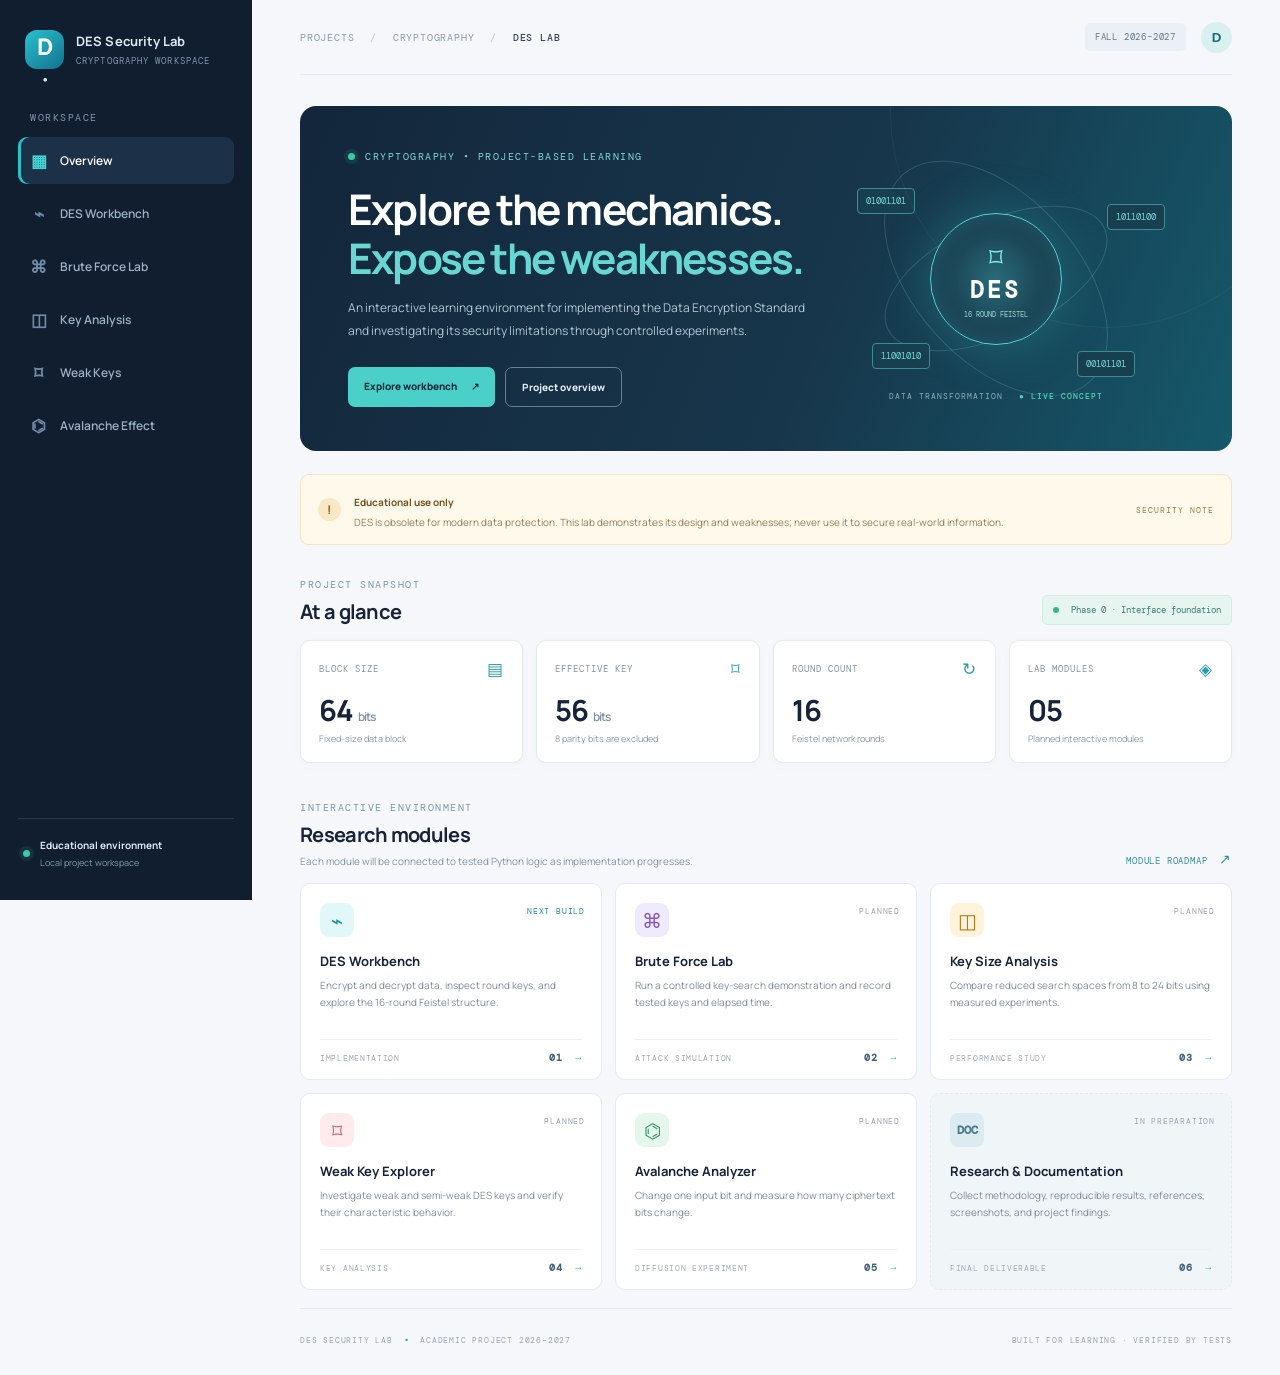
<file: web/index.html>
<!doctype html>
<html lang="en">
<head>
  <meta charset="utf-8">
  <meta name="viewport" content="width=device-width, initial-scale=1">
  <meta name="description" content="DES Security Lab — educational cryptography implementation and security analysis.">
  <title>DES Security Lab</title>
  <link rel="preconnect" href="https://fonts.googleapis.com">
  <link rel="preconnect" href="https://fonts.gstatic.com" crossorigin>
  <link href="https://fonts.googleapis.com/css2?family=DM+Mono:wght@400;500&family=Manrope:wght@400;500;600;700;800&display=swap" rel="stylesheet">
  <link rel="stylesheet" href="styles.css">
</head>
<body>
  <div class="app-shell">
    <aside class="sidebar">
      <a class="brand" href="#overview" aria-label="DES Security Lab home">
        <span class="brand-mark">D<span>·</span></span>
        <span><strong>DES Security Lab</strong><small>CRYPTOGRAPHY WORKSPACE</small></span>
      </a>
      <div class="nav-label">WORKSPACE</div>
      <nav class="nav">
        <a class="nav-link active" href="#overview"><span>▦</span> Overview</a>
        <a class="nav-link" href="#modules"><span>⌁</span> DES Workbench</a>
        <a class="nav-link" href="#modules"><span>⌘</span> Brute Force Lab</a>
        <a class="nav-link" href="#modules"><span>◫</span> Key Analysis</a>
        <a class="nav-link" href="#modules"><span>⌑</span> Weak Keys</a>
        <a class="nav-link" href="#modules"><span>⌬</span> Avalanche Effect</a>
      </nav>
      <div class="sidebar-bottom">
        <div class="status-dot"></div>
        <div><strong>Educational environment</strong><small>Local project workspace</small></div>
      </div>
    </aside>

    <main class="main">
      <header class="topbar">
        <div class="breadcrumb">PROJECTS <span>/</span> CRYPTOGRAPHY <span>/</span> <b>DES LAB</b></div>
        <div class="top-actions"><span class="semester">FALL 2026–2027</span><button class="avatar" aria-label="Project profile">D</button></div>
      </header>

      <section class="hero" id="overview">
        <div class="hero-copy">
          <div class="eyebrow"><span class="pulse"></span> CRYPTOGRAPHY • PROJECT-BASED LEARNING</div>
          <h1>Explore the mechanics.<br><em>Expose the weaknesses.</em></h1>
          <p>An interactive learning environment for implementing the Data Encryption Standard and investigating its security limitations through controlled experiments.</p>
          <div class="hero-actions">
            <a class="button primary" href="#modules">Explore workbench <span>↗</span></a>
            <a class="button secondary" href="#about">Project overview</a>
          </div>
        </div>
        <div class="hero-visual" aria-label="Decorative encryption visualization">
          <div class="orbit orbit-one"></div><div class="orbit orbit-two"></div>
          <div class="core"><div class="core-lock">⌑</div><strong>DES</strong><small>16 ROUND FEISTEL</small></div>
          <span class="bit bit-a">01001101</span><span class="bit bit-b">10110100</span>
          <span class="bit bit-c">11001010</span><span class="bit bit-d">00101101</span>
          <div class="visual-caption">DATA TRANSFORMATION <b>● LIVE CONCEPT</b></div>
        </div>
      </section>

      <section class="notice">
        <span class="notice-icon">!</span>
        <div><strong>Educational use only</strong><p>DES is obsolete for modern data protection. This lab demonstrates its design and weaknesses; never use it to secure real-world information.</p></div>
        <span class="notice-tag">SECURITY NOTE</span>
      </section>

      <section class="section-head">
        <div><div class="eyebrow">PROJECT SNAPSHOT</div><h2>At a glance</h2></div>
        <span class="phase-chip"><i></i> Phase 0 · Interface foundation</span>
      </section>
      <section class="stats">
        <article class="stat-card"><div class="stat-top"><span>BLOCK SIZE</span><span class="stat-icon">▤</span></div><strong>64 <small>bits</small></strong><p>Fixed-size data block</p></article>
        <article class="stat-card"><div class="stat-top"><span>EFFECTIVE KEY</span><span class="stat-icon">⌑</span></div><strong>56 <small>bits</small></strong><p>8 parity bits are excluded</p></article>
        <article class="stat-card"><div class="stat-top"><span>ROUND COUNT</span><span class="stat-icon">↻</span></div><strong>16</strong><p>Feistel network rounds</p></article>
        <article class="stat-card"><div class="stat-top"><span>LAB MODULES</span><span class="stat-icon">◈</span></div><strong>05</strong><p>Planned interactive modules</p></article>
      </section>

      <section class="section-head modules-head" id="modules">
        <div><div class="eyebrow">INTERACTIVE ENVIRONMENT</div><h2>Research modules</h2><p class="section-subtitle">Each module will be connected to tested Python logic as implementation progresses.</p></div>
        <span class="text-link">MODULE ROADMAP <span>↗</span></span>
      </section>
      <section class="module-grid">
        <article class="module-card featured"><div class="module-icon cyan">⌁</div><span class="module-state">NEXT BUILD</span><h3>DES Workbench</h3><p>Encrypt and decrypt data, inspect round keys, and explore the 16-round Feistel structure.</p><div class="module-footer"><span>IMPLEMENTATION</span><b>01 <span>→</span></b></div></article>
        <article class="module-card"><div class="module-icon violet">⌘</div><span class="module-state planned">PLANNED</span><h3>Brute Force Lab</h3><p>Run a controlled key-search demonstration and record tested keys and elapsed time.</p><div class="module-footer"><span>ATTACK SIMULATION</span><b>02 <span>→</span></b></div></article>
        <article class="module-card"><div class="module-icon amber">◫</div><span class="module-state planned">PLANNED</span><h3>Key Size Analysis</h3><p>Compare reduced search spaces from 8 to 24 bits using measured experiments.</p><div class="module-footer"><span>PERFORMANCE STUDY</span><b>03 <span>→</span></b></div></article>
        <article class="module-card"><div class="module-icon rose">⌑</div><span class="module-state planned">PLANNED</span><h3>Weak Key Explorer</h3><p>Investigate weak and semi-weak DES keys and verify their characteristic behavior.</p><div class="module-footer"><span>KEY ANALYSIS</span><b>04 <span>→</span></b></div></article>
        <article class="module-card"><div class="module-icon green">⌬</div><span class="module-state planned">PLANNED</span><h3>Avalanche Analyzer</h3><p>Change one input bit and measure how many ciphertext bits change.</p><div class="module-footer"><span>DIFFUSION EXPERIMENT</span><b>05 <span>→</span></b></div></article>
        <article class="module-card report-card" id="about"><div class="report-mark">DOC</div><span class="module-state planned">IN PREPARATION</span><h3>Research & Documentation</h3><p>Collect methodology, reproducible results, references, screenshots, and project findings.</p><div class="module-footer"><span>FINAL DELIVERABLE</span><b>06 <span>→</span></b></div></article>
      </section>

      <footer><span>DES SECURITY LAB <b>•</b> ACADEMIC PROJECT 2026–2027</span><span>BUILT FOR LEARNING · VERIFIED BY TESTS</span></footer>
    </main>
  </div>
  <script src="app.js"></script>
</body>
</html>
</file>
<file: web/styles.css>
:root{--ink:#172338;--muted:#718096;--line:#e5eaf1;--blue:#176b87;--cyan:#24b8c7;--navy:#101c2e;--bg:#f5f7fa;--white:#fff;--mono:"DM Mono",monospace;--sans:"Manrope",sans-serif}*{box-sizing:border-box}html{scroll-behavior:smooth}body{margin:0;background:var(--bg);color:var(--ink);font-family:var(--sans)}a{color:inherit;text-decoration:none}.app-shell{min-height:100vh}.sidebar{position:fixed;inset:0 auto 0 0;width:252px;background:#111e30;color:#dce7f2;padding:28px 18px;display:flex;flex-direction:column;z-index:5}.brand{display:flex;align-items:center;gap:12px;padding:2px 7px 42px}.brand-mark{width:39px;height:39px;border-radius:12px;background:linear-gradient(140deg,#27c2ce,#14718e);display:grid;place-items:center;color:white;font-size:23px;font-weight:800}.brand-mark span{color:#b9f7ef}.brand strong{display:block;font-size:13px;letter-spacing:.1px}.brand small{display:block;color:#7f96ad;font:9px var(--mono);letter-spacing:1.1px;margin-top:5px}.nav-label,.eyebrow{font:10px var(--mono);letter-spacing:1.5px;color:#8195aa}.nav-label{padding:0 12px 13px}.nav{display:grid;gap:6px}.nav-link{padding:12px;border-radius:9px;color:#9eb0c2;font-size:12px;font-weight:600;display:flex;align-items:center;gap:13px;transition:.2s}.nav-link span{font-size:17px;color:#6f8ba5;width:17px;text-align:center}.nav-link:hover,.nav-link.active{background:#1c3047;color:#fff}.nav-link.active{box-shadow:inset 3px 0 #29c1c8}.nav-link.active span{color:#42d3d2}.sidebar-bottom{margin-top:auto;border-top:1px solid #2a3a4d;padding:19px 5px 3px;display:flex;align-items:center;gap:10px}.status-dot,.pulse{width:7px;height:7px;border-radius:50%;background:#3bc9a3;box-shadow:0 0 0 4px #3bc9a31c}.sidebar-bottom strong{font-size:10px;display:block}.sidebar-bottom small{font-size:9px;color:#8398ad;display:block;margin-top:4px}.main{margin-left:252px;padding:0 48px;max-width:1700px}.topbar{height:75px;border-bottom:1px solid var(--line);display:flex;align-items:center;justify-content:space-between}.breadcrumb{font:10px var(--mono);letter-spacing:.8px;color:#8a98a9}.breadcrumb span{padding:0 9px;color:#bdc6d0}.breadcrumb b{color:#33455b;font-weight:500}.top-actions{display:flex;align-items:center;gap:15px}.semester{font:9px var(--mono);letter-spacing:.8px;color:#65768a;background:#eaf0f5;padding:8px 10px;border-radius:5px}.avatar{border:0;border-radius:50%;width:31px;height:31px;background:#d8f1f0;color:#176b77;font-weight:800}.hero{min-height:330px;margin:31px 0 23px;border-radius:16px;background:linear-gradient(112deg,#13263b 0%,#17364b 57%,#15596a 100%);color:#fff;padding:44px 48px;display:grid;grid-template-columns:1.1fr .9fr;align-items:center;overflow:hidden;position:relative}.hero:after{content:"";position:absolute;width:430px;height:430px;border:1px solid #ffffff0d;border-radius:50%;right:-90px;top:-210px}.hero-copy{position:relative;z-index:1}.hero .eyebrow{color:#80d9d7;display:flex;align-items:center;gap:10px}.hero h1{font-size:clamp(29px,3.3vw,43px);letter-spacing:-1.8px;line-height:1.17;margin:22px 0 13px}.hero h1 em{font-style:normal;color:#68d7d2}.hero-copy p{max-width:540px;color:#b4c6d2;font-size:12px;line-height:1.9}.hero-actions{display:flex;gap:10px;margin-top:25px}.button{font-size:10px;font-weight:800;padding:12px 16px;border-radius:7px}.button.primary{background:#4bd0c9;color:#0d2b3b}.button.primary span{margin-left:12px}.button.secondary{border:1px solid #668092;color:#e0ebf1}.hero-visual{height:240px;position:relative;display:grid;place-items:center}.core{width:132px;height:132px;border:1px solid #58d5d5;border-radius:50%;background:radial-gradient(circle,#286b78,#17374a 70%);box-shadow:0 0 50px #39c7c54a,inset 0 0 25px #44d5d54a;display:flex;flex-direction:column;align-items:center;justify-content:center;z-index:1}.core-lock{font-size:27px;color:#83eeea}.core strong{font:800 23px var(--mono);letter-spacing:3px}.core small{font:7px var(--mono);color:#9dd8d9;margin-top:5px}.orbit{position:absolute;border:1px solid #8bd9d533;border-radius:50%;transform:rotate(-25deg)}.orbit-one{width:240px;height:115px}.orbit-two{width:280px;height:165px;transform:rotate(48deg)}.bit{position:absolute;font:9px var(--mono);color:#79d8d2;background:#173f50;padding:6px 8px;border:1px solid #3f8d91;border-radius:4px}.bit-a{top:29px;left:13%}.bit-b{top:45px;right:5%}.bit-c{bottom:30px;left:17%}.bit-d{bottom:22px;right:13%}.visual-caption{position:absolute;bottom:-2px;font:8px var(--mono);letter-spacing:1px;color:#8baeb8}.visual-caption b{color:#55d4b3;margin-left:10px;font-weight:500}.notice{display:flex;align-items:center;gap:13px;padding:14px 17px;background:#fff9ec;border:1px solid #f3e4c2;border-radius:9px}.notice-icon{width:23px;height:23px;display:grid;place-items:center;border-radius:50%;background:#f8e8c6;color:#9b6b16;font-weight:800;font-size:12px}.notice strong{font-size:10px;color:#73531c}.notice p{margin:3px 0 0;font-size:10px;color:#927b52;line-height:1.6}.notice-tag{margin-left:auto;font:8px var(--mono);letter-spacing:1px;color:#9b7b43;white-space:nowrap}.section-head{display:flex;align-items:end;justify-content:space-between;margin:33px 0 15px}.section-head h2{font-size:20px;letter-spacing:-.7px;margin:7px 0 0}.phase-chip{font:9px var(--mono);color:#387e72;background:#e6f5ef;border:1px solid #d1eee2;padding:8px 10px;border-radius:5px}.phase-chip i{display:inline-block;width:6px;height:6px;border-radius:50%;background:#39b68b;margin-right:7px}.stats{display:grid;grid-template-columns:repeat(4,1fr);gap:13px}.stat-card{background:#fff;border:1px solid var(--line);border-radius:10px;padding:17px 18px;box-shadow:0 3px 12px #21334a05}.stat-top{display:flex;justify-content:space-between;align-items:center;font:9px var(--mono);letter-spacing:1px;color:#8492a3}.stat-icon{font-size:17px;color:#2c9baa}.stat-card>strong{display:block;font-size:29px;letter-spacing:-1px;margin:10px 0 2px}.stat-card>strong small{font-size:12px;color:#8492a3;font-weight:600}.stat-card p{font-size:9px;color:#8a97a6;margin:0}.modules-head{margin-top:38px}.section-subtitle{font-size:10px;color:#8492a3;margin:6px 0 0}.text-link{font:9px var(--mono);letter-spacing:.8px;color:#398b98}.text-link span{font-size:14px;margin-left:6px}.module-grid{display:grid;grid-template-columns:repeat(3,1fr);gap:13px}.module-card{position:relative;background:#fff;border:1px solid var(--line);border-radius:10px;padding:19px 19px 15px;min-height:194px;transition:transform .2s,box-shadow .2s}.module-card:hover{transform:translateY(-3px);box-shadow:0 10px 25px #20334a0d}.module-icon{width:34px;height:34px;border-radius:9px;display:grid;place-items:center;font-size:20px;margin-bottom:15px}.cyan{background:#e2f7f7;color:#168e9b}.violet{background:#f0eaff;color:#8058bd}.amber{background:#fff3dc;color:#b47a20}.rose{background:#ffebee;color:#bd6070}.green{background:#e5f6ed;color:#36966b}.module-state{position:absolute;right:16px;top:22px;font:8px var(--mono);letter-spacing:.8px;color:#238b86}.module-state.planned{color:#9aa5b1}.module-card h3{font-size:13px;margin:0 0 7px}.module-card p{font-size:10px;line-height:1.7;color:#7e8b9a;margin:0;min-height:49px}.module-footer{border-top:1px solid #edf0f4;margin-top:13px;padding-top:11px;display:flex;justify-content:space-between;align-items:center;font:8px var(--mono);letter-spacing:.7px;color:#a0aab6}.module-footer b{font-size:10px;color:#466276}.module-footer b span{color:#28a5aa;margin-left:6px}.report-card{background:#f0f5f8;border-style:dashed}.report-mark{font:800 12px var(--mono);color:#477a8a;background:#dcebf0;width:34px;height:34px;border-radius:8px;display:grid;place-items:center;margin-bottom:15px}footer{display:flex;justify-content:space-between;padding:26px 0 30px;margin-top:18px;border-top:1px solid var(--line);font:8px var(--mono);letter-spacing:.8px;color:#9aa5b1}footer b{color:#39a5a6;padding:0 5px}@media(max-width:1100px){.main{padding:0 25px}.hero{padding:35px 30px}.module-grid{grid-template-columns:repeat(2,1fr)}}@media(max-width:760px){.sidebar{position:relative;width:auto;height:auto;padding:14px 17px}.brand{padding:0}.nav-label,.nav,.sidebar-bottom{display:none}.main{margin:0;padding:0 16px}.topbar{height:55px}.breadcrumb{font-size:8px}.semester{display:none}.hero{grid-template-columns:1fr;padding:30px 23px}.hero-visual{height:190px;margin-top:8px}.hero h1{font-size:31px}.stats{grid-template-columns:repeat(2,1fr)}.module-grid{grid-template-columns:1fr}.section-head{align-items:start;gap:12px;flex-direction:column}.notice-tag{display:none}footer{gap:12px;flex-direction:column}}
</file>
